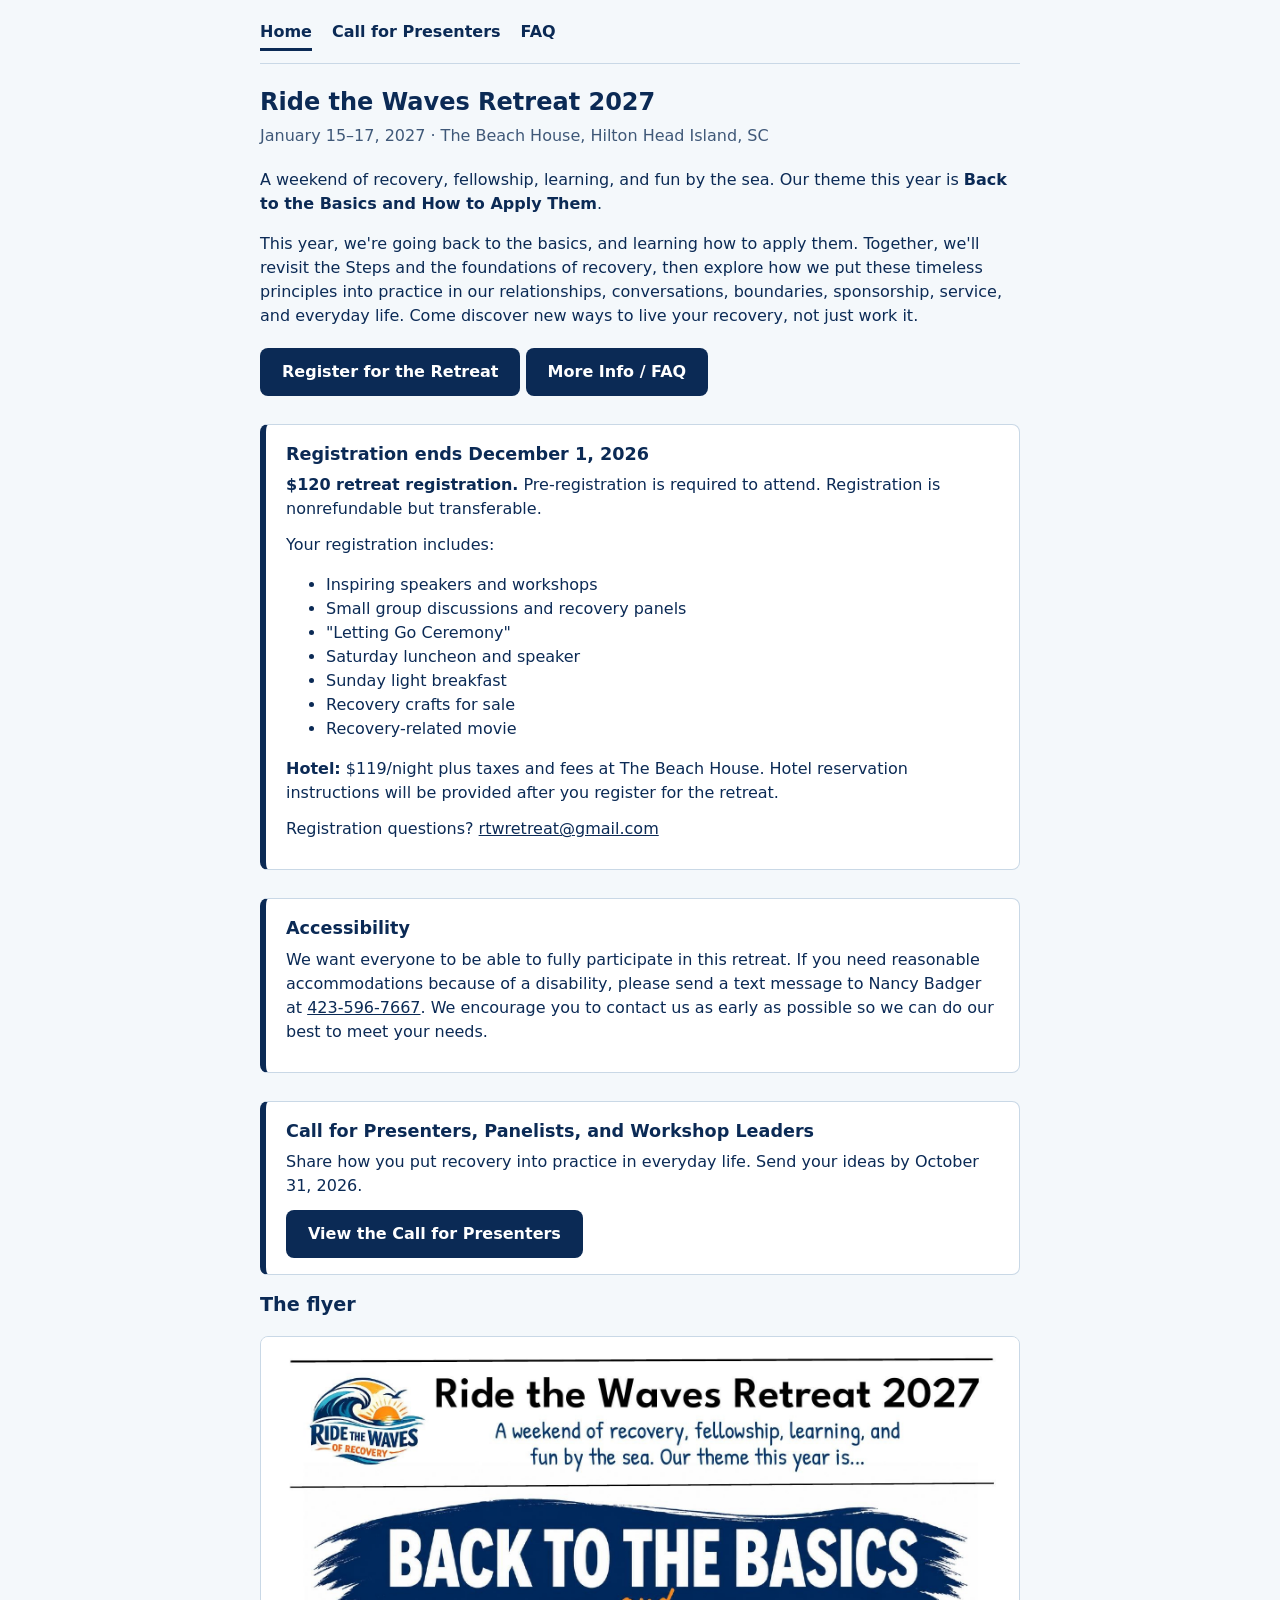
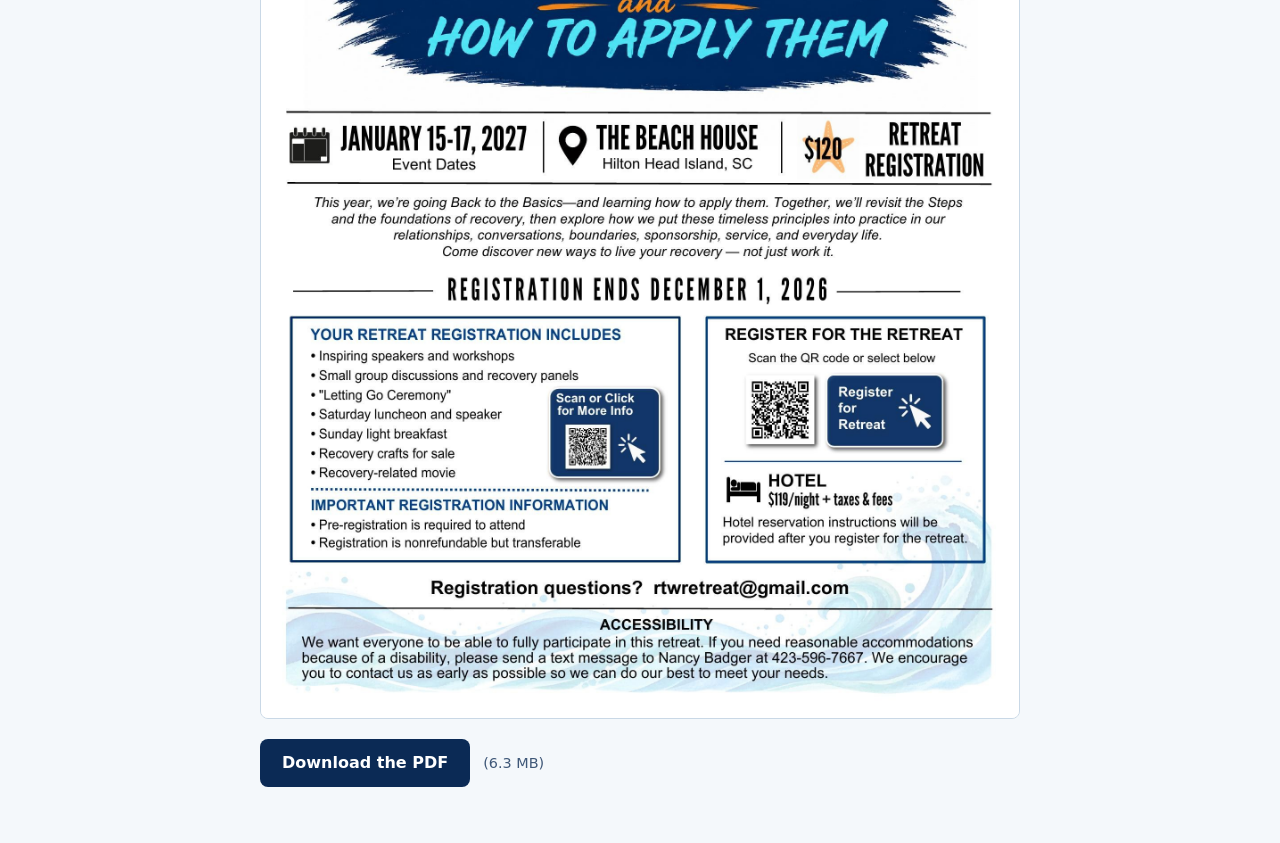
<file: index.html>
<!DOCTYPE html>
<html lang="en">
<head>
  <meta charset="utf-8">
  <meta name="viewport" content="width=device-width, initial-scale=1">
  <title>Ride the Waves Retreat 2027</title>
  <meta name="description" content="Ride the Waves Retreat 2027, January 15-17, 2027 at The Beach House, Hilton Head Island, SC. Back to the Basics and How to Apply Them. Registration ends December 1, 2026.">

  <!-- Link preview tags: what messaging apps and social sites read when someone shares this link -->
  <meta property="og:type" content="website">
  <meta property="og:title" content="Ride the Waves Retreat 2027">
  <meta property="og:description" content="January 15-17, 2027 at The Beach House, Hilton Head Island, SC. Back to the Basics and How to Apply Them. Registration ends December 1, 2026.">
  <meta property="og:url" content="https://rtwretreat.github.io/rtw-2027/">
  <meta property="og:image" content="https://rtwretreat.github.io/rtw-2027/images/rtw-flyer-2027-preview.jpg">
  <meta property="og:image:width" content="1200">
  <meta property="og:image:height" content="630">
  <meta property="og:image:alt" content="Ride the Waves Retreat 2027 flyer header: Back to the Basics and How to Apply Them">
  <meta name="twitter:card" content="summary_large_image">

  <link rel="stylesheet" href="site.css">
</head>
<body>
  <nav class="site-nav" aria-label="Site">
    <a href="index.html" aria-current="page">Home</a>
    <a href="call-for-presenters.html">Call for Presenters</a>
    <a href="faq.html">FAQ</a>
  </nav>

  <main>
    <h1>Ride the Waves Retreat 2027</h1>
    <p class="sub">January 15&ndash;17, 2027 &middot; The Beach House, Hilton Head Island, SC</p>

    <p>A weekend of recovery, fellowship, learning, and fun by the sea. Our theme this year is <strong>Back to the Basics and How to Apply Them</strong>.</p>

    <p>This year, we're going back to the basics, and learning how to apply them. Together, we'll revisit the Steps and the foundations of recovery, then explore how we put these timeless principles into practice in our relationships, conversations, boundaries, sponsorship, service, and everyday life. Come discover new ways to live your recovery, not just work it.</p>

    <div class="actions">
      <a class="button" href="https://www.zeffy.com/en-US/ticketing/ride-the-waves-recovery-retreat--2027" target="_blank" rel="noopener">Register for the Retreat</a>
      <a class="button" href="faq.html">More Info / FAQ</a>
    </div>

    <aside class="callout" aria-labelledby="registration-heading">
      <h2 id="registration-heading">Registration ends December 1, 2026</h2>
      <p><strong>$120 retreat registration.</strong> Pre-registration is required to attend. Registration is nonrefundable but transferable.</p>
      <p>Your registration includes:</p>
      <ul>
        <li>Inspiring speakers and workshops</li>
        <li>Small group discussions and recovery panels</li>
        <li>"Letting Go Ceremony"</li>
        <li>Saturday luncheon and speaker</li>
        <li>Sunday light breakfast</li>
        <li>Recovery crafts for sale</li>
        <li>Recovery-related movie</li>
      </ul>
      <p><strong>Hotel:</strong> $119/night plus taxes and fees at The Beach House. Hotel reservation instructions will be provided after you register for the retreat.</p>
      <p>Registration questions? <a href="mailto:rtwretreat@gmail.com">rtwretreat@gmail.com</a></p>
    </aside>

    <aside class="callout" aria-labelledby="accessibility-heading">
      <h2 id="accessibility-heading">Accessibility</h2>
      <p>We want everyone to be able to fully participate in this retreat. If you need reasonable accommodations because of a disability, please send a text message to Nancy Badger at <a href="tel:+14235967667">423-596-7667</a>. We encourage you to contact us as early as possible so we can do our best to meet your needs.</p>
    </aside>

    <aside class="callout" aria-labelledby="cfp-heading">
      <h2 id="cfp-heading">Call for Presenters, Panelists, and Workshop Leaders</h2>
      <p>Share how you put recovery into practice in everyday life. Send your ideas by October 31, 2026.</p>
      <a class="button" href="call-for-presenters.html">View the Call for Presenters</a>
    </aside>

    <h2>The flyer</h2>
    <img class="flyer" src="images/rtw-flyer-2027.jpg" width="1700" height="2200"
         alt="Ride the Waves Retreat 2027 flyer. A weekend of recovery, fellowship, learning, and fun by the sea. Theme: Back to the Basics and How to Apply Them. January 15 to 17, 2027 at The Beach House, Hilton Head Island, SC. $120 retreat registration. Registration ends December 1, 2026. Full text is above this image.">

    <div class="actions">
      <a class="button" href="assets/RTW_Flyer_2027.pdf" download>Download the PDF</a>
      <span class="size">(6.3 MB)</span>
    </div>
  </main>
</body>
</html>
</file>
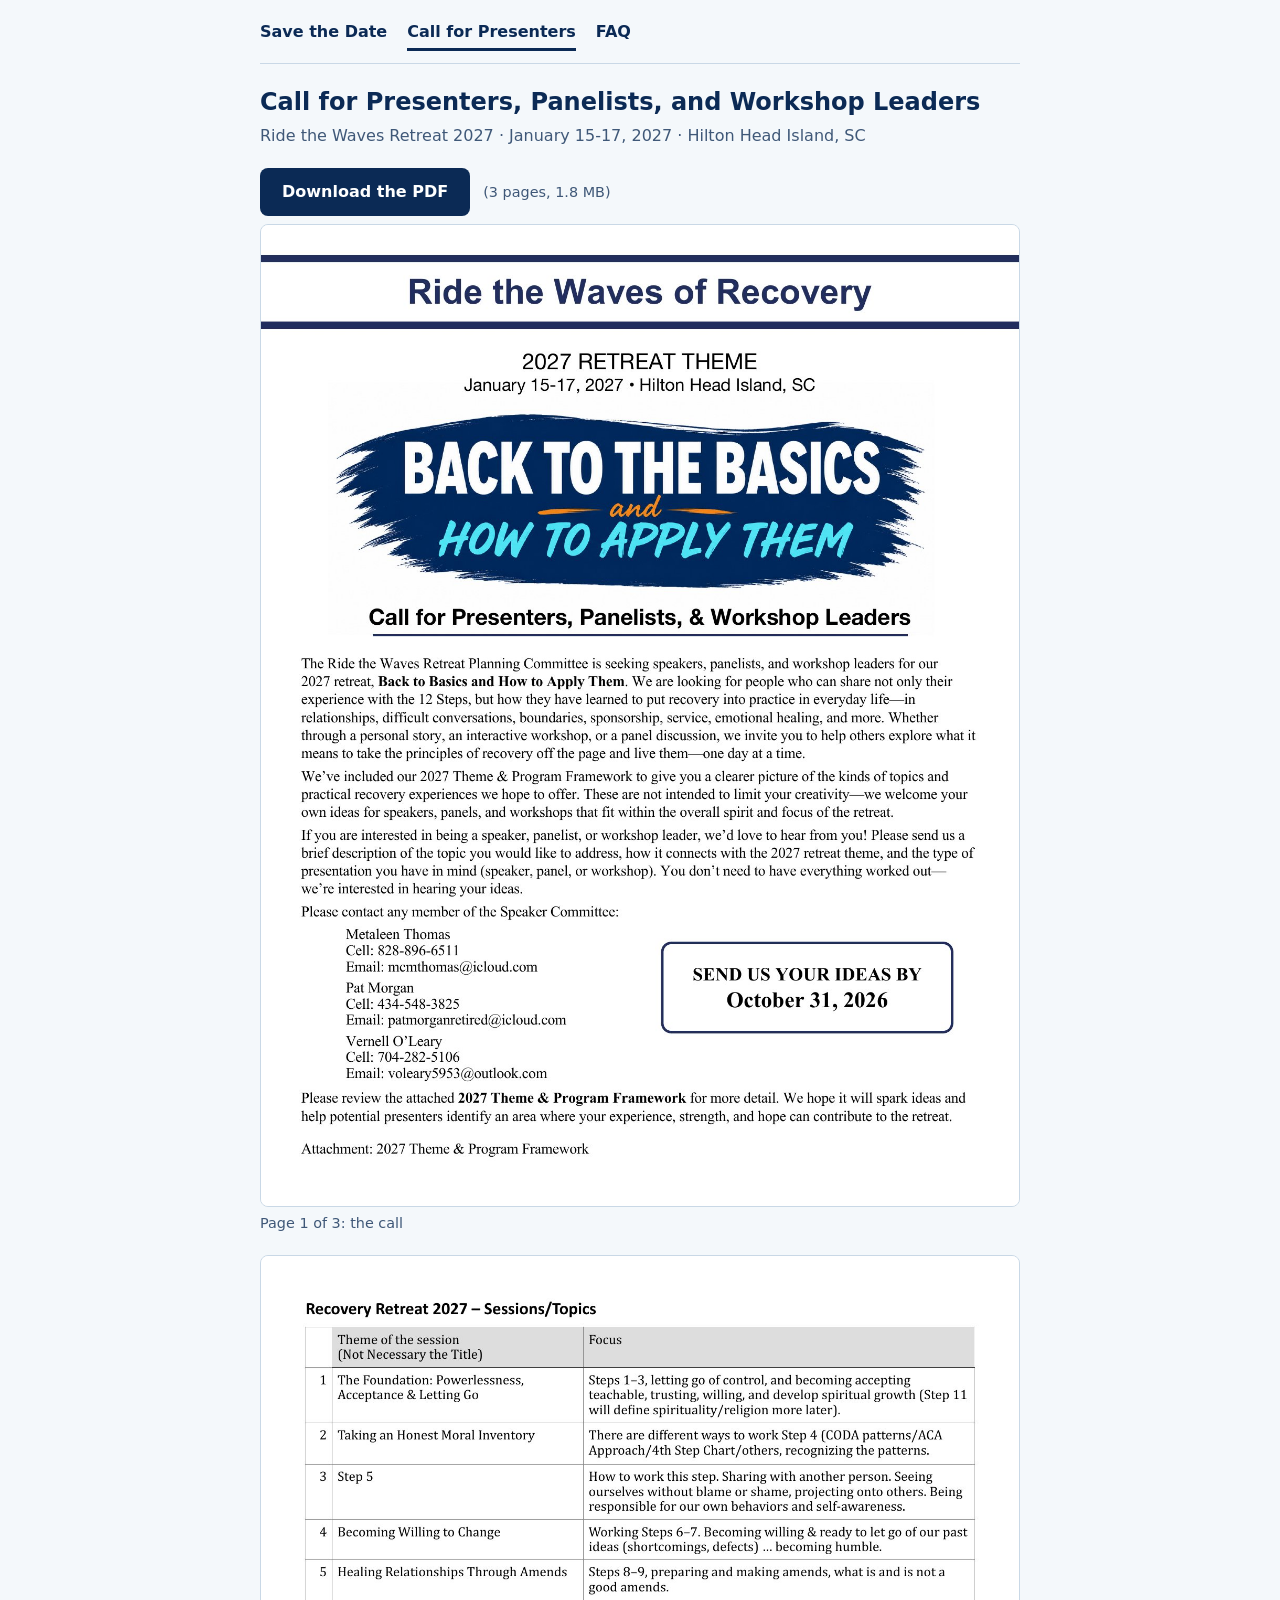
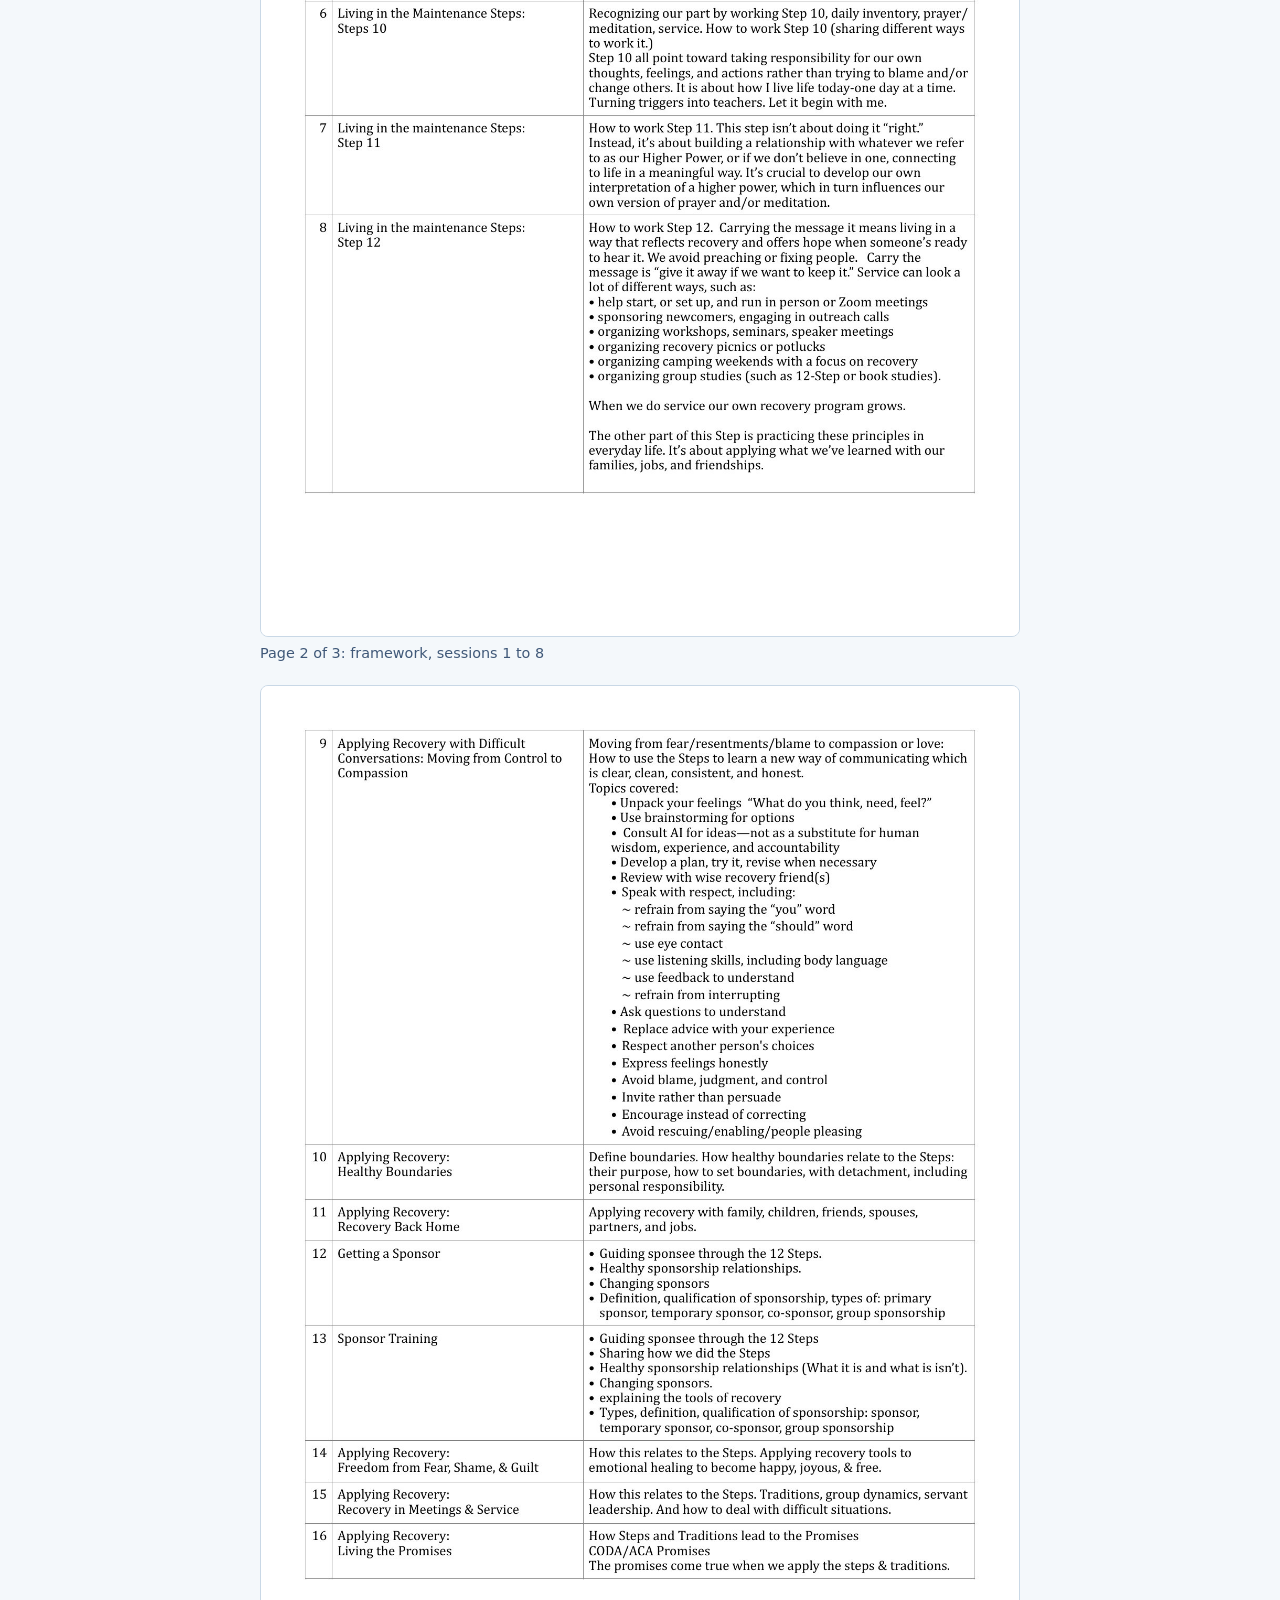
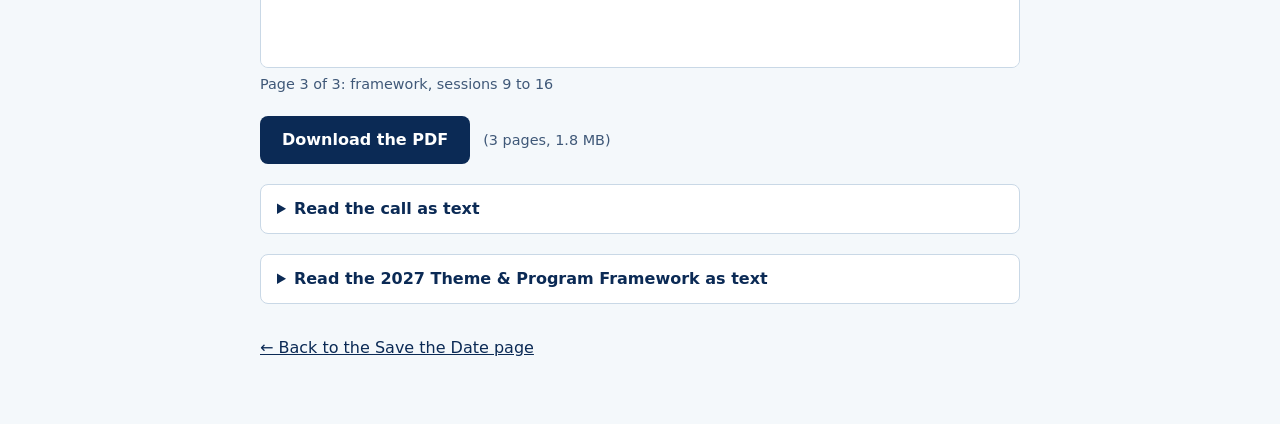
<file: call-for-presenters.html>
<!DOCTYPE html>
<html lang="en">
<head>
  <meta charset="utf-8">
  <meta name="viewport" content="width=device-width, initial-scale=1">
  <title>Call for Presenters, Panelists, and Workshop Leaders: Ride the Waves Retreat 2027</title>
  <meta name="description" content="Call for presenters, panelists, and workshop leaders for the Ride the Waves Retreat, January 15-17, 2027 on Hilton Head Island, SC. Send your ideas by October 31, 2026.">

  <!-- Link preview tags: what messaging apps and social sites read when someone shares this link -->
  <meta property="og:type" content="website">
  <meta property="og:title" content="Call for Presenters: Ride the Waves Retreat 2027">
  <meta property="og:description" content="Share how you put recovery into practice in everyday life. Send your ideas by October 31, 2026 for the January 15-17, 2027 retreat on Hilton Head Island, SC.">
  <meta property="og:url" content="https://rtwretreat.github.io/rtw-2027/call-for-presenters.html">
  <meta property="og:image" content="https://rtwretreat.github.io/rtw-2027/images/presenters-preview.jpg">
  <meta property="og:image:width" content="1200">
  <meta property="og:image:height" content="630">
  <meta property="og:image:alt" content="Ride the Waves of Recovery, 2027 retreat theme Back to the Basics and How to Apply Them. Call for Presenters, Panelists, and Workshop Leaders.">
  <meta name="twitter:card" content="summary_large_image">

  <link rel="stylesheet" href="site.css">
</head>
<body>
  <nav class="site-nav" aria-label="Site">
    <a href="index.html">Save the Date</a>
    <a href="call-for-presenters.html" aria-current="page">Call for Presenters</a>
    <a href="faq.html">FAQ</a>
  </nav>

  <main>
    <h1>Call for Presenters, Panelists, and Workshop Leaders</h1>
    <p class="sub">Ride the Waves Retreat 2027 &middot; January 15-17, 2027 &middot; Hilton Head Island, SC</p>

    <div class="actions">
      <a class="button" href="assets/Call_for_Presenters_2027.pdf" download>Download the PDF</a>
      <span class="size">(3 pages, 1.8 MB)</span>
    </div>

    <div class="doc-pages">
      <figure>
        <img class="doc-page" src="images/call-for-presenters-page-1.jpg" width="1445" height="1870"
             alt="Page 1 of 3, the Call for Presenters, Panelists, and Workshop Leaders from Ride the Waves of Recovery. The 2027 retreat theme is Back to the Basics and How to Apply Them, January 15 to 17, 2027, Hilton Head Island, SC. Send your ideas by October 31, 2026. The full text is available below the images.">
        <figcaption>Page 1 of 3: the call</figcaption>
      </figure>
      <figure>
        <img class="doc-page" src="images/call-for-presenters-page-2.jpg" width="1445" height="1870" loading="lazy"
             alt="Page 2 of 3, the 2027 Theme and Program Framework, a table of suggested session topics 1 through 8, from The Foundation: Powerlessness, Acceptance and Letting Go, through Living in the Maintenance Steps: Step 12. The full text is available below the images.">
        <figcaption>Page 2 of 3: framework, sessions 1 to 8</figcaption>
      </figure>
      <figure>
        <img class="doc-page" src="images/call-for-presenters-page-3.jpg" width="1445" height="1870" loading="lazy"
             alt="Page 3 of 3, the 2027 Theme and Program Framework continued, suggested session topics 9 through 16, from Applying Recovery with Difficult Conversations through Applying Recovery: Living the Promises. The full text is available below the images.">
        <figcaption>Page 3 of 3: framework, sessions 9 to 16</figcaption>
      </figure>
    </div>

    <div class="actions">
      <a class="button" href="assets/Call_for_Presenters_2027.pdf" download>Download the PDF</a>
      <span class="size">(3 pages, 1.8 MB)</span>
    </div>

    <details>
      <summary>Read the call as text</summary>
      <h2>Ride the Waves of Recovery: 2027 Retreat Theme</h2>
      <p>January 15-17, 2027, Hilton Head Island, SC</p>
      <p><strong>Back to the Basics and How to Apply Them</strong></p>
      <h3>Call for Presenters, Panelists, &amp; Workshop Leaders</h3>
      <p>The Ride the Waves Retreat Planning Committee is seeking speakers, panelists, and workshop leaders for our 2027 retreat, <strong>Back to Basics and How to Apply Them</strong>. We are looking for people who can share not only their experience with the 12 Steps, but how they have learned to put recovery into practice in everyday life, in relationships, difficult conversations, boundaries, sponsorship, service, emotional healing, and more. Whether through a personal story, an interactive workshop, or a panel discussion, we invite you to help others explore what it means to take the principles of recovery off the page and live them, one day at a time.</p>
      <p>We've included our 2027 Theme &amp; Program Framework to give you a clearer picture of the kinds of topics and practical recovery experiences we hope to offer. These are not intended to limit your creativity. We welcome your own ideas for speakers, panels, and workshops that fit within the overall spirit and focus of the retreat.</p>
      <p>If you are interested in being a speaker, panelist, or workshop leader, we'd love to hear from you! Please send us a brief description of the topic you would like to address, how it connects with the 2027 retreat theme, and the type of presentation you have in mind (speaker, panel, or workshop). You don't need to have everything worked out. We're interested in hearing your ideas.</p>
      <p>Please contact any member of the Speaker Committee:</p>
      <ul class="contacts">
        <li><strong>Metaleen Thomas</strong><br>Cell: <a href="tel:+18288966511">828-896-6511</a><br>Email: <a href="mailto:mcmthomas@icloud.com">mcmthomas@icloud.com</a></li>
        <li><strong>Pat Morgan</strong><br>Cell: <a href="tel:+14345483825">434-548-3825</a><br>Email: <a href="mailto:patmorganretired@icloud.com">patmorganretired@icloud.com</a></li>
        <li><strong>Vernell O'Leary</strong><br>Cell: <a href="tel:+17042825106">704-282-5106</a><br>Email: <a href="mailto:voleary5953@outlook.com">voleary5953@outlook.com</a></li>
      </ul>
      <p><strong>Send us your ideas by October 31, 2026.</strong></p>
      <p>Please review the attached <strong>2027 Theme &amp; Program Framework</strong> for more detail. We hope it will spark ideas and help potential presenters identify an area where your experience, strength, and hope can contribute to the retreat.</p>
    </details>

    <details>
      <summary>Read the 2027 Theme &amp; Program Framework as text</summary>
      <div class="table-wrap">
        <table>
          <caption>Recovery Retreat 2027: Sessions/Topics</caption>
          <thead>
            <tr>
              <th scope="col">#</th>
              <th scope="col">Theme of the session (Not Necessary the Title)</th>
              <th scope="col">Focus</th>
            </tr>
          </thead>
          <tbody>
            <tr>
              <th scope="row">1</th>
              <td>The Foundation: Powerlessness, Acceptance &amp; Letting Go</td>
              <td>Steps 1–3, letting go of control, and becoming accepting teachable, trusting, willing, and develop spiritual growth (Step 11 will define spirituality/religion more later).</td>
            </tr>
            <tr>
              <th scope="row">2</th>
              <td>Taking an Honest Moral Inventory</td>
              <td>There are different ways to work Step 4 (CODA patterns/ACA Approach/4th Step Chart/others, recognizing the patterns.</td>
            </tr>
            <tr>
              <th scope="row">3</th>
              <td>Step 5</td>
              <td>How to work this step. Sharing with another person. Seeing ourselves without blame or shame, projecting onto others. Being responsible for our own behaviors and self-awareness.</td>
            </tr>
            <tr>
              <th scope="row">4</th>
              <td>Becoming Willing to Change</td>
              <td>Working Steps 6–7. Becoming willing &amp; ready to let go of our past ideas (shortcomings, defects) ... becoming humble.</td>
            </tr>
            <tr>
              <th scope="row">5</th>
              <td>Healing Relationships Through Amends</td>
              <td>Steps 8–9, preparing and making amends, what is and is not a good amends.</td>
            </tr>
            <tr>
              <th scope="row">6</th>
              <td>Living in the Maintenance Steps: Steps 10</td>
              <td>
                <p>Recognizing our part by working Step 10, daily inventory, prayer/meditation, service. How to work Step 10 (sharing different ways to work it.)</p>
                <p>Step 10 all point toward taking responsibility for our own thoughts, feelings, and actions rather than trying to blame and/or change others. It is about how I live life today-one day at a time. Turning triggers into teachers. Let it begin with me.</p>
              </td>
            </tr>
            <tr>
              <th scope="row">7</th>
              <td>Living in the maintenance Steps: Step 11</td>
              <td>How to work Step 11. This step isn't about doing it "right." Instead, it's about building a relationship with whatever we refer to as our Higher Power, or if we don't believe in one, connecting to life in a meaningful way. It's crucial to develop our own interpretation of a higher power, which in turn influences our own version of prayer and/or meditation.</td>
            </tr>
            <tr>
              <th scope="row">8</th>
              <td>Living in the maintenance Steps: Step 12</td>
              <td>
                <p>How to work Step 12. Carrying the message it means living in a way that reflects recovery and offers hope when someone's ready to hear it. We avoid preaching or fixing people. Carry the message is "give it away if we want to keep it." Service can look a lot of different ways, such as:</p>
                <ul>
                  <li>help start, or set up, and run in person or Zoom meetings</li>
                  <li>sponsoring newcomers, engaging in outreach calls</li>
                  <li>organizing workshops, seminars, speaker meetings</li>
                  <li>organizing recovery picnics or potlucks</li>
                  <li>organizing camping weekends with a focus on recovery</li>
                  <li>organizing group studies (such as 12-Step or book studies).</li>
                </ul>
                <p>When we do service our own recovery program grows.</p>
                <p>The other part of this Step is practicing these principles in everyday life. It's about applying what we've learned with our families, jobs, and friendships.</p>
              </td>
            </tr>
            <tr>
              <th scope="row">9</th>
              <td>Applying Recovery with Difficult Conversations: Moving from Control to Compassion</td>
              <td>
                <p>Moving from fear/resentments/blame to compassion or love: How to use the Steps to learn a new way of communicating which is clear, clean, consistent, and honest.</p>
                <p>Topics covered:</p>
                <ul>
                  <li>Unpack your feelings "What do you think, need, feel?"</li>
                  <li>Use brainstorming for options</li>
                  <li>Consult AI for ideas, not as a substitute for human wisdom, experience, and accountability</li>
                  <li>Develop a plan, try it, revise when necessary</li>
                  <li>Review with wise recovery friend(s)</li>
                  <li>Speak with respect, including:
                    <ul>
                      <li>refrain from saying the "you" word</li>
                      <li>refrain from saying the "should" word</li>
                      <li>use eye contact</li>
                      <li>use listening skills, including body language</li>
                      <li>use feedback to understand</li>
                      <li>refrain from interrupting</li>
                    </ul>
                  </li>
                  <li>Ask questions to understand</li>
                  <li>Replace advice with your experience</li>
                  <li>Respect another person's choices</li>
                  <li>Express feelings honestly</li>
                  <li>Avoid blame, judgment, and control</li>
                  <li>Invite rather than persuade</li>
                  <li>Encourage instead of correcting</li>
                  <li>Avoid rescuing/enabling/people pleasing</li>
                </ul>
              </td>
            </tr>
            <tr>
              <th scope="row">10</th>
              <td>Applying Recovery: Healthy Boundaries</td>
              <td>Define boundaries. How healthy boundaries relate to the Steps: their purpose, how to set boundaries, with detachment, including personal responsibility.</td>
            </tr>
            <tr>
              <th scope="row">11</th>
              <td>Applying Recovery: Recovery Back Home</td>
              <td>Applying recovery with family, children, friends, spouses, partners, and jobs.</td>
            </tr>
            <tr>
              <th scope="row">12</th>
              <td>Getting a Sponsor</td>
              <td>
                <ul>
                  <li>Guiding sponsee through the 12 Steps.</li>
                  <li>Healthy sponsorship relationships.</li>
                  <li>Changing sponsors</li>
                  <li>Definition, qualification of sponsorship: primary sponsor, temporary sponsor, co-sponsor, group sponsorship</li>
                </ul>
              </td>
            </tr>
            <tr>
              <th scope="row">13</th>
              <td>Sponsor Training</td>
              <td>
                <ul>
                  <li>Guiding sponsee through the 12 Steps</li>
                  <li>Sharing how we did the Steps</li>
                  <li>Healthy sponsorship relationships (What it is and what is isn't).</li>
                  <li>Changing sponsors.</li>
                  <li>explaining the tools of recovery</li>
                  <li>Types, definition, qualification of sponsorship: sponsor, temporary sponsor, co-sponsor, group sponsorship</li>
                </ul>
              </td>
            </tr>
            <tr>
              <th scope="row">14</th>
              <td>Applying Recovery: Freedom from Fear, Shame, &amp; Guilt</td>
              <td>How this relates to the Steps. Applying recovery tools to emotional healing to become happy, joyous, &amp; free.</td>
            </tr>
            <tr>
              <th scope="row">15</th>
              <td>Applying Recovery: Recovery in Meetings &amp; Service</td>
              <td>How this relates to the Steps. Traditions, group dynamics, servant leadership. And how to deal with difficult situations.</td>
            </tr>
            <tr>
              <th scope="row">16</th>
              <td>Applying Recovery: Living the Promises</td>
              <td>
                <p>How Steps and Traditions lead to the Promises.</p>
                <p>CODA/ACA Promises. The promises come true when we apply the steps &amp; traditions.</p>
              </td>
            </tr>
          </tbody>
        </table>
      </div>
    </details>

    <p class="backlink"><a href="index.html">&larr; Back to the Save the Date page</a></p>
  </main>
</body>
</html>
</file>
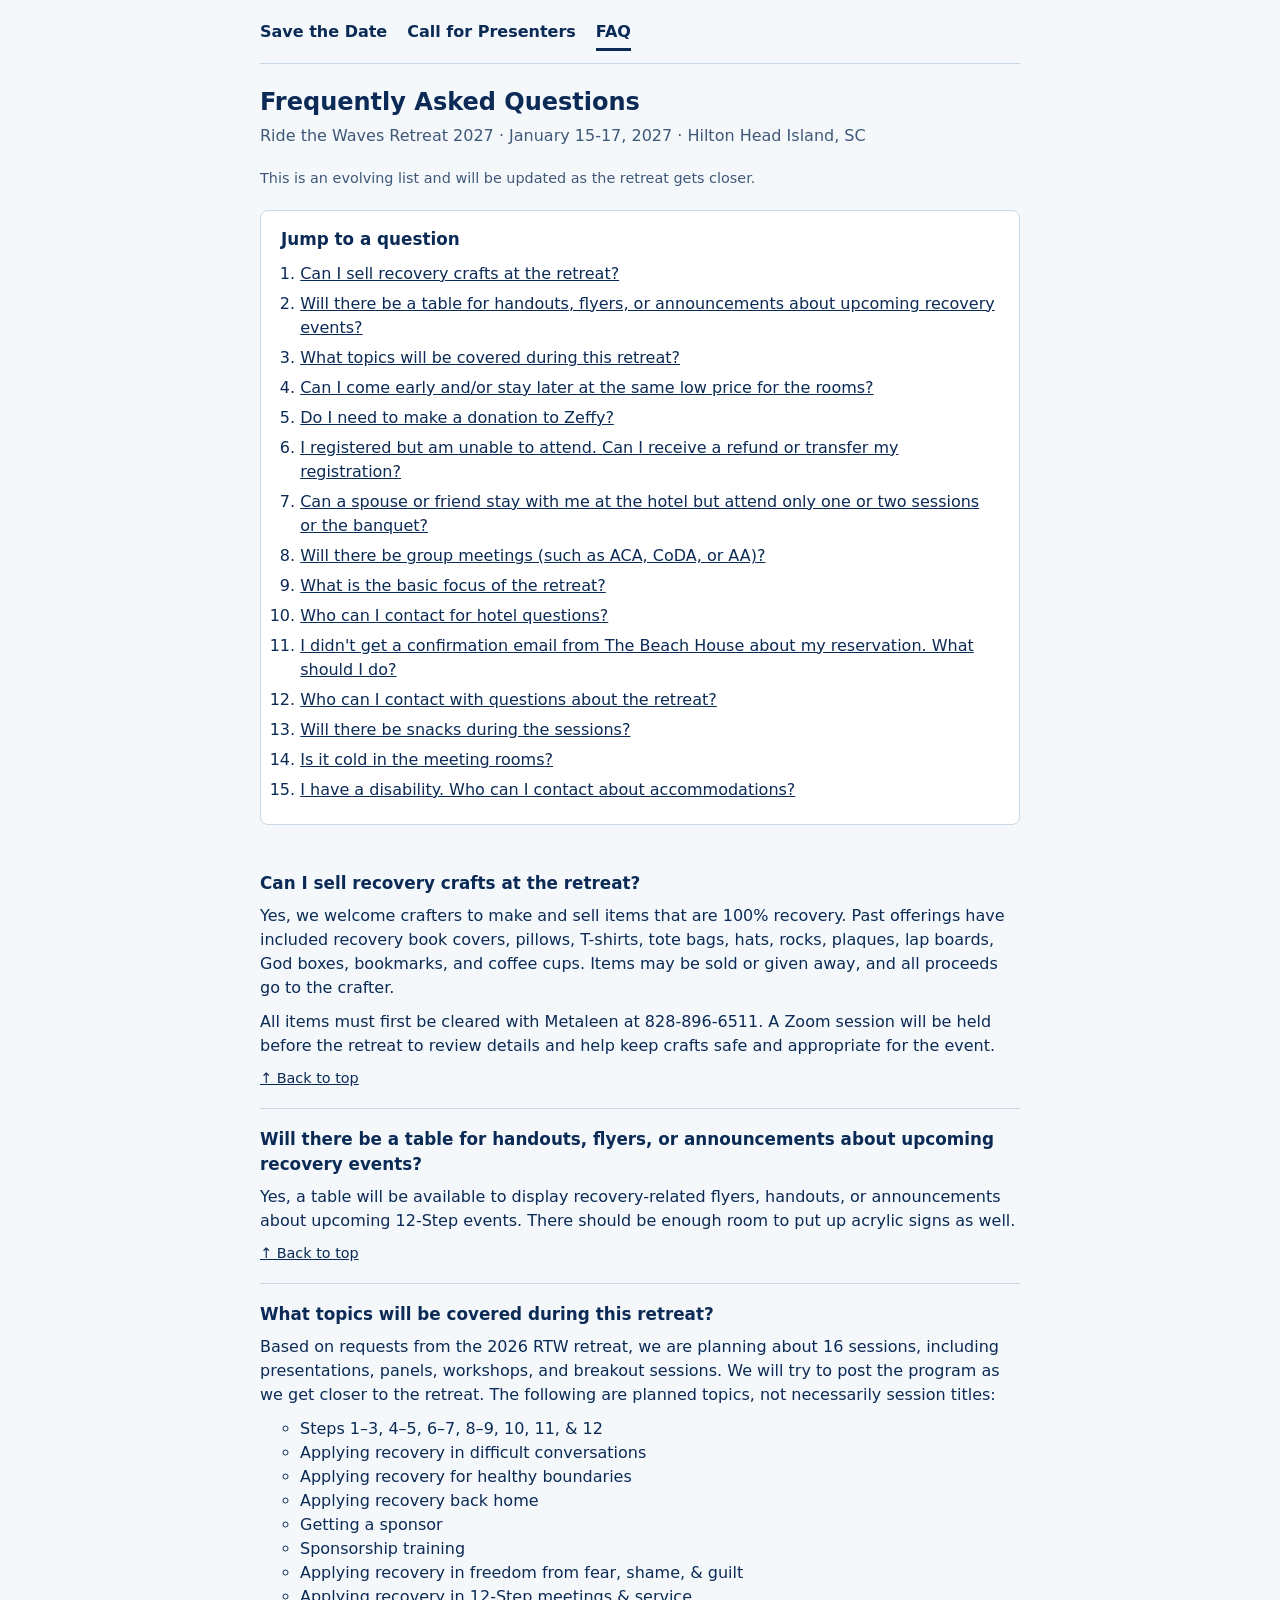
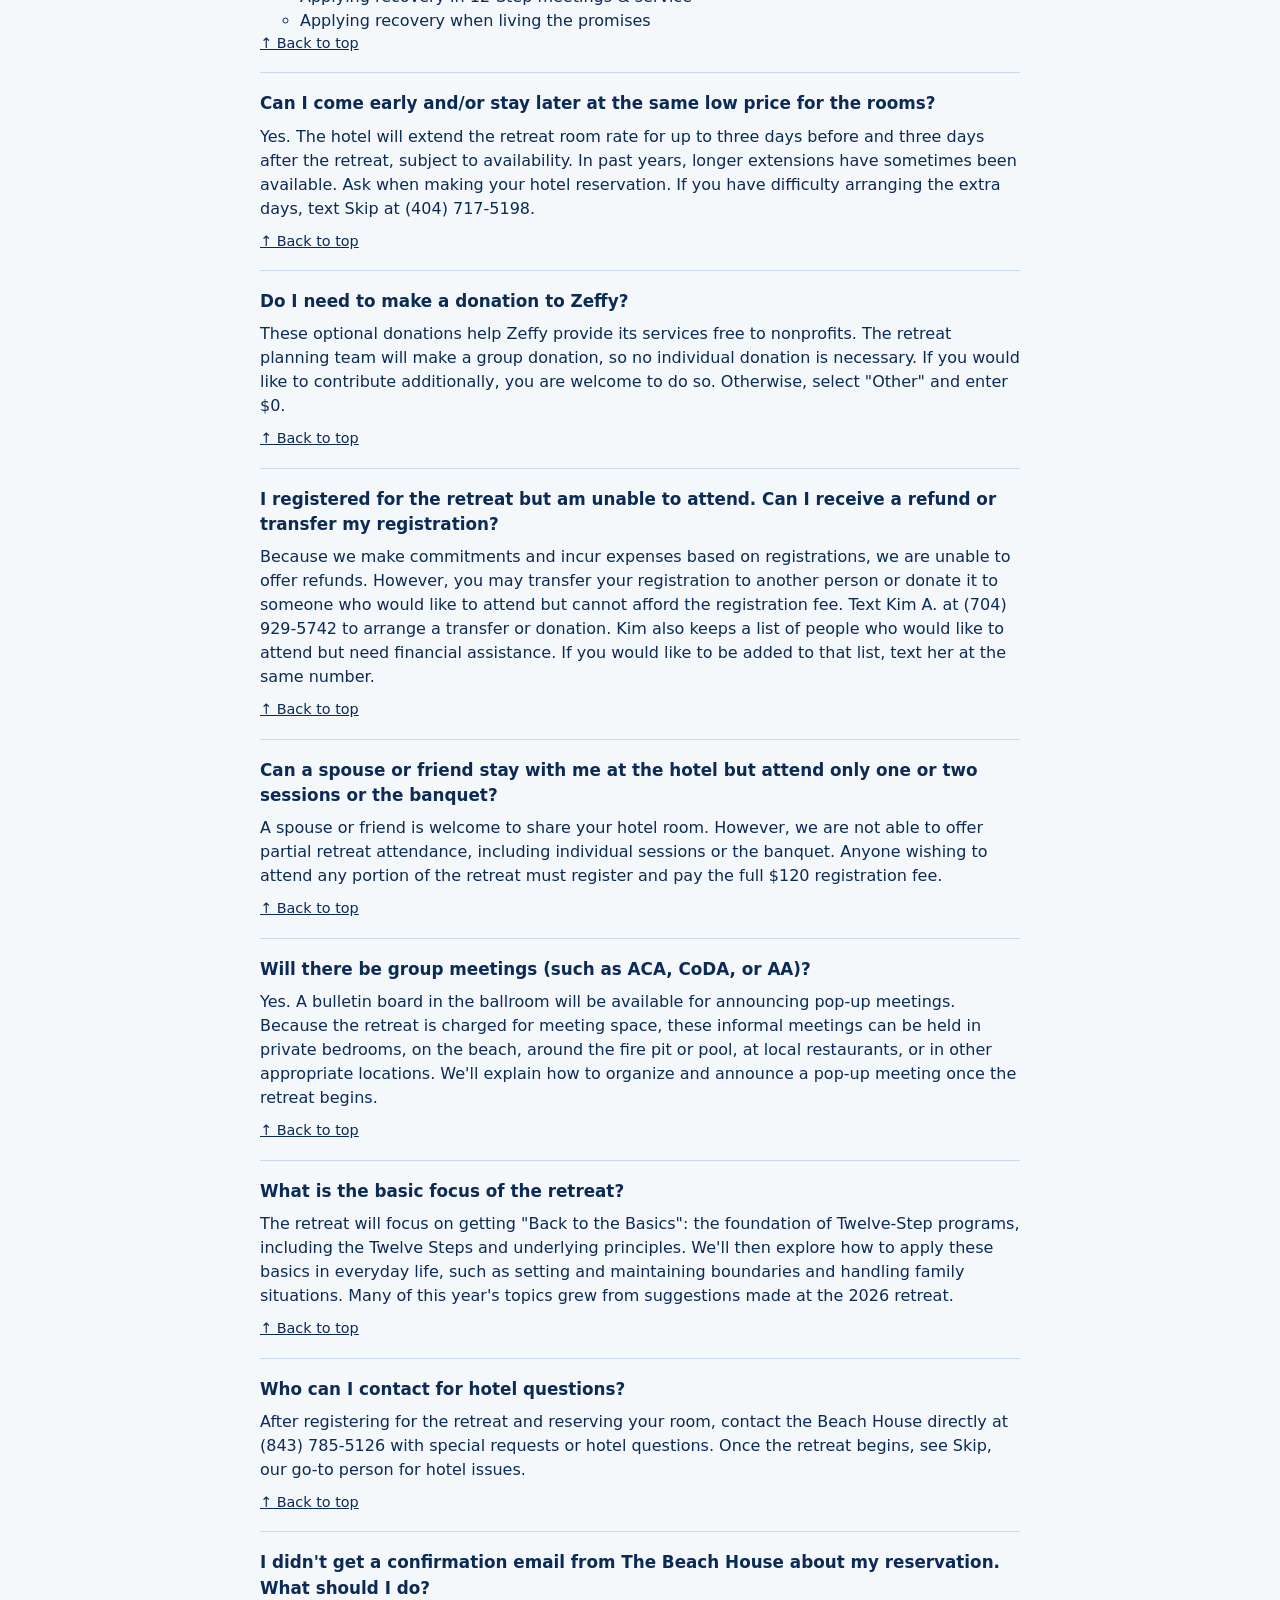
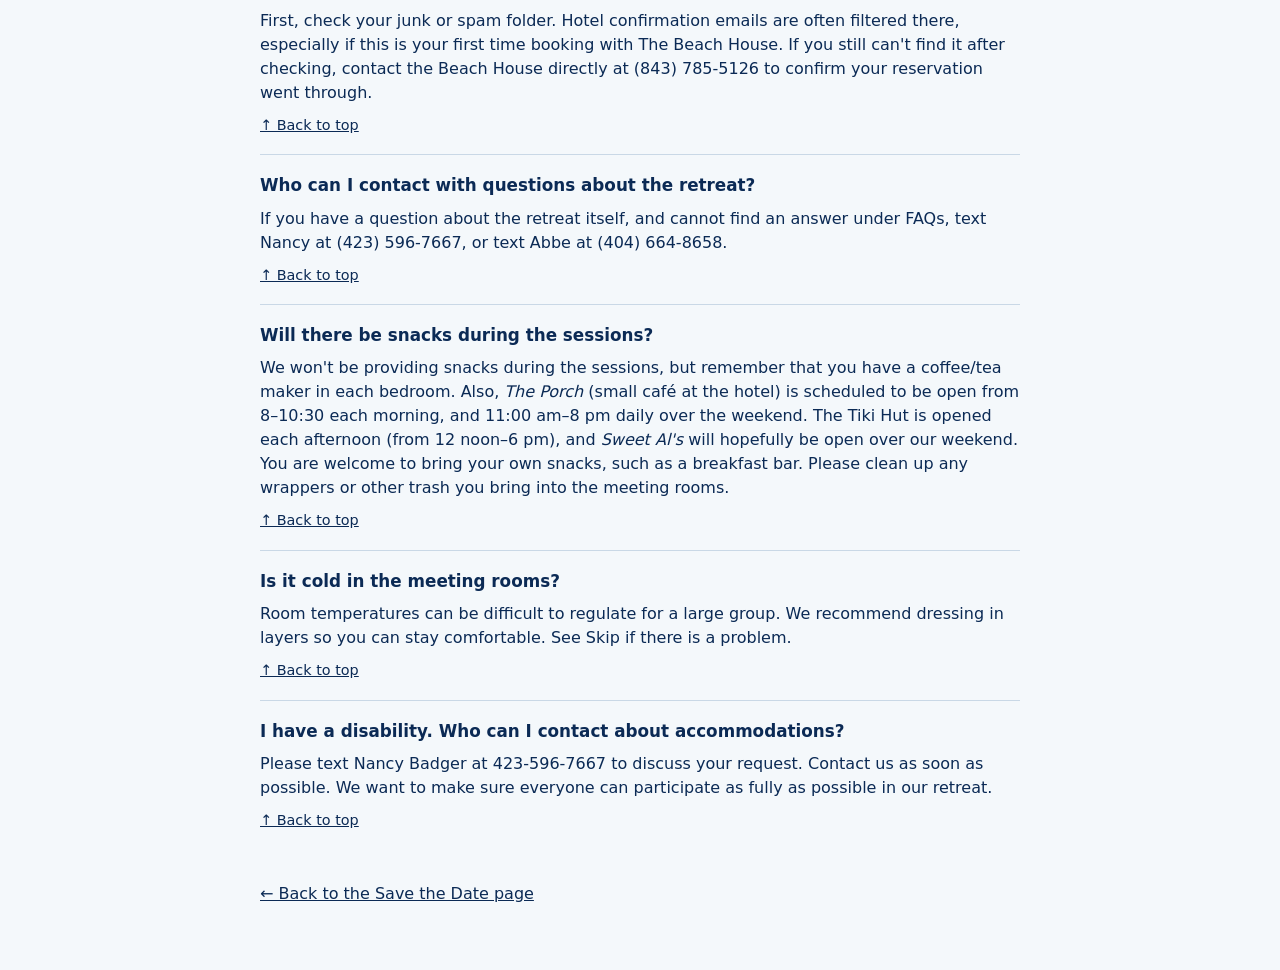
<file: faq.html>
<!DOCTYPE html>
<html lang="en">
<head>
  <meta charset="utf-8">
  <meta name="viewport" content="width=device-width, initial-scale=1">
  <title>FAQ: Ride the Waves Retreat 2027</title>
  <meta name="description" content="Frequently asked questions about the Ride the Waves Retreat, January 15-17, 2027 on Hilton Head Island, SC: crafts, sessions, hotel rooms, registration, accessibility, and more.">

  <meta property="og:type" content="website">
  <meta property="og:title" content="FAQ: Ride the Waves Retreat 2027">
  <meta property="og:description" content="Answers on crafts, sessions, hotel rooms, registration transfers, accessibility, and more for the January 15-17, 2027 retreat on Hilton Head Island, SC.">
  <meta property="og:url" content="https://rtwretreat.github.io/rtw-2027/faq.html">
  <meta name="twitter:card" content="summary">

  <meta name="robots" content="noindex, nofollow">
  <link rel="stylesheet" href="site.css">
</head>
<body>
  <nav class="site-nav" aria-label="Site">
    <a href="index.html">Save the Date</a>
    <a href="call-for-presenters.html">Call for Presenters</a>
    <a href="faq.html" aria-current="page">FAQ</a>
  </nav>

  <main>
    <h1>Frequently Asked Questions</h1>
    <p class="sub">Ride the Waves Retreat 2027 &middot; January 15-17, 2027 &middot; Hilton Head Island, SC</p>
    <p class="evolving-note">This is an evolving list and will be updated as the retreat gets closer.</p>

    <nav class="faq-jump" aria-labelledby="jump-heading">
      <h2 id="jump-heading">Jump to a question</h2>
      <ol>
        <li><a href="#crafts">Can I sell recovery crafts at the retreat?</a></li>
        <li><a href="#handouts-table">Will there be a table for handouts, flyers, or announcements about upcoming recovery events?</a></li>
        <li><a href="#sessions">What topics will be covered during this retreat?</a></li>
        <li><a href="#extended-stay">Can I come early and/or stay later at the same low price for the rooms?</a></li>
        <li><a href="#zeffy">Do I need to make a donation to Zeffy?</a></li>
        <li><a href="#transfers">I registered but am unable to attend. Can I receive a refund or transfer my registration?</a></li>
        <li><a href="#spouse-friend">Can a spouse or friend stay with me at the hotel but attend only one or two sessions or the banquet?</a></li>
        <li><a href="#group-meetings">Will there be group meetings (such as ACA, CoDA, or AA)?</a></li>
        <li><a href="#focus">What is the basic focus of the retreat?</a></li>
        <li><a href="#hotel-contact">Who can I contact for hotel questions?</a></li>
        <li><a href="#confirmation-email">I didn't get a confirmation email from The Beach House about my reservation. What should I do?</a></li>
        <li><a href="#retreat-contact">Who can I contact with questions about the retreat?</a></li>
        <li><a href="#snacks">Will there be snacks during the sessions?</a></li>
        <li><a href="#cold">Is it cold in the meeting rooms?</a></li>
        <li><a href="#accessibility">I have a disability. Who can I contact about accommodations?</a></li>
      </ol>
    </nav>

    <ul class="faq-list">
      <li class="faq-item" id="crafts">
        <h3>Can I sell recovery crafts at the retreat?</h3>
        <p>Yes, we welcome crafters to make and sell items that are 100% recovery. Past offerings have included recovery book covers, pillows, T-shirts, tote bags, hats, rocks, plaques, lap boards, God boxes, bookmarks, and coffee cups. Items may be sold or given away, and all proceeds go to the crafter.</p>
        <p>All items must first be cleared with Metaleen at 828-896-6511. A Zoom session will be held before the retreat to review details and help keep crafts safe and appropriate for the event.</p>
        <p class="back-to-top"><a href="#jump-heading">&uarr; Back to top</a></p>
      </li>

      <li class="faq-item" id="handouts-table">
        <h3>Will there be a table for handouts, flyers, or announcements about upcoming recovery events?</h3>
        <p>Yes, a table will be available to display recovery-related flyers, handouts, or announcements about upcoming 12-Step events. There should be enough room to put up acrylic signs as well.</p>
        <p class="back-to-top"><a href="#jump-heading">&uarr; Back to top</a></p>
      </li>

      <li class="faq-item" id="sessions">
        <h3>What topics will be covered during this retreat?</h3>
        <p>Based on requests from the 2026 RTW retreat, we are planning about 16 sessions, including presentations, panels, workshops, and breakout sessions. We will try to post the program as we get closer to the retreat. The following are planned topics, not necessarily session titles:</p>
        <ul>
          <li>Steps 1&ndash;3, 4&ndash;5, 6&ndash;7, 8&ndash;9, 10, 11, &amp; 12</li>
          <li>Applying recovery in difficult conversations</li>
          <li>Applying recovery for healthy boundaries</li>
          <li>Applying recovery back home</li>
          <li>Getting a sponsor</li>
          <li>Sponsorship training</li>
          <li>Applying recovery in freedom from fear, shame, &amp; guilt</li>
          <li>Applying recovery in 12-Step meetings &amp; service</li>
          <li>Applying recovery when living the promises</li>
        </ul>
        <p class="back-to-top"><a href="#jump-heading">&uarr; Back to top</a></p>
      </li>

      <li class="faq-item" id="extended-stay">
        <h3>Can I come early and/or stay later at the same low price for the rooms?</h3>
        <p>Yes. The hotel will extend the retreat room rate for up to three days before and three days after the retreat, subject to availability. In past years, longer extensions have sometimes been available. Ask when making your hotel reservation. If you have difficulty arranging the extra days, text Skip at (404) 717-5198.</p>
        <p class="back-to-top"><a href="#jump-heading">&uarr; Back to top</a></p>
      </li>

      <li class="faq-item" id="zeffy">
        <h3>Do I need to make a donation to Zeffy?</h3>
        <p>These optional donations help Zeffy provide its services free to nonprofits. The retreat planning team will make a group donation, so no individual donation is necessary. If you would like to contribute additionally, you are welcome to do so. Otherwise, select "Other" and enter $0.</p>
        <p class="back-to-top"><a href="#jump-heading">&uarr; Back to top</a></p>
      </li>

      <li class="faq-item" id="transfers">
        <h3>I registered for the retreat but am unable to attend. Can I receive a refund or transfer my registration?</h3>
        <p>Because we make commitments and incur expenses based on registrations, we are unable to offer refunds. However, you may transfer your registration to another person or donate it to someone who would like to attend but cannot afford the registration fee. Text Kim A. at (704) 929-5742 to arrange a transfer or donation. Kim also keeps a list of people who would like to attend but need financial assistance. If you would like to be added to that list, text her at the same number.</p>
        <p class="back-to-top"><a href="#jump-heading">&uarr; Back to top</a></p>
      </li>

      <li class="faq-item" id="spouse-friend">
        <h3>Can a spouse or friend stay with me at the hotel but attend only one or two sessions or the banquet?</h3>
        <p>A spouse or friend is welcome to share your hotel room. However, we are not able to offer partial retreat attendance, including individual sessions or the banquet. Anyone wishing to attend any portion of the retreat must register and pay the full $120 registration fee.</p>
        <p class="back-to-top"><a href="#jump-heading">&uarr; Back to top</a></p>
      </li>

      <li class="faq-item" id="group-meetings">
        <h3>Will there be group meetings (such as ACA, CoDA, or AA)?</h3>
        <p>Yes. A bulletin board in the ballroom will be available for announcing pop-up meetings. Because the retreat is charged for meeting space, these informal meetings can be held in private bedrooms, on the beach, around the fire pit or pool, at local restaurants, or in other appropriate locations. We'll explain how to organize and announce a pop-up meeting once the retreat begins.</p>
        <p class="back-to-top"><a href="#jump-heading">&uarr; Back to top</a></p>
      </li>

      <li class="faq-item" id="focus">
        <h3>What is the basic focus of the retreat?</h3>
        <p>The retreat will focus on getting "Back to the Basics": the foundation of Twelve-Step programs, including the Twelve Steps and underlying principles. We'll then explore how to apply these basics in everyday life, such as setting and maintaining boundaries and handling family situations. Many of this year's topics grew from suggestions made at the 2026 retreat.</p>
        <p class="back-to-top"><a href="#jump-heading">&uarr; Back to top</a></p>
      </li>

      <li class="faq-item" id="hotel-contact">
        <h3>Who can I contact for hotel questions?</h3>
        <p>After registering for the retreat and reserving your room, contact the Beach House directly at (843) 785-5126 with special requests or hotel questions. Once the retreat begins, see Skip, our go-to person for hotel issues.</p>
        <p class="back-to-top"><a href="#jump-heading">&uarr; Back to top</a></p>
      </li>

      <li class="faq-item" id="confirmation-email">
        <h3>I didn't get a confirmation email from The Beach House about my reservation. What should I do?</h3>
        <p>First, check your junk or spam folder. Hotel confirmation emails are often filtered there, especially if this is your first time booking with The Beach House. If you still can't find it after checking, contact the Beach House directly at (843) 785-5126 to confirm your reservation went through.</p>
        <p class="back-to-top"><a href="#jump-heading">&uarr; Back to top</a></p>
      </li>

      <li class="faq-item" id="retreat-contact">
        <h3>Who can I contact with questions about the retreat?</h3>
        <p>If you have a question about the retreat itself, and cannot find an answer under FAQs, text Nancy at (423) 596-7667, or text Abbe at (404) 664-8658.</p>
        <p class="back-to-top"><a href="#jump-heading">&uarr; Back to top</a></p>
      </li>

      <li class="faq-item" id="snacks">
        <h3>Will there be snacks during the sessions?</h3>
        <p>We won't be providing snacks during the sessions, but remember that you have a coffee/tea maker in each bedroom. Also, <em>The Porch</em> (small caf&eacute; at the hotel) is scheduled to be open from 8&ndash;10:30 each morning, and 11:00 am&ndash;8 pm daily over the weekend. The Tiki Hut is opened each afternoon (from 12 noon&ndash;6 pm), and <em>Sweet Al's</em> will hopefully be open over our weekend. You are welcome to bring your own snacks, such as a breakfast bar. Please clean up any wrappers or other trash you bring into the meeting rooms.</p>
        <p class="back-to-top"><a href="#jump-heading">&uarr; Back to top</a></p>
      </li>

      <li class="faq-item" id="cold">
        <h3>Is it cold in the meeting rooms?</h3>
        <p>Room temperatures can be difficult to regulate for a large group. We recommend dressing in layers so you can stay comfortable. See Skip if there is a problem.</p>
        <p class="back-to-top"><a href="#jump-heading">&uarr; Back to top</a></p>
      </li>

      <li class="faq-item" id="accessibility">
        <h3>I have a disability. Who can I contact about accommodations?</h3>
        <p>Please text Nancy Badger at 423-596-7667 to discuss your request. Contact us as soon as possible. We want to make sure everyone can participate as fully as possible in our retreat.</p>
        <p class="back-to-top"><a href="#jump-heading">&uarr; Back to top</a></p>
      </li>

    </ul>

    <p class="backlink"><a href="index.html">&larr; Back to the Save the Date page</a></p>
  </main>
</body>
</html>
</file>
<file: site.css>
/* Shared styles for every page on the site. Change a color here and it changes everywhere. */
:root {
  --bg: #f4f8fb;
  --text: #0b2a55;
  --muted: #3f5878;
  --accent: #0b2a55;
  --accent-text: #ffffff;
  --card: #ffffff;
  --border: #c9d8e6;
  --focus: #f28c28;
}
@media (prefers-color-scheme: dark) {
  :root {
    --bg: #0a1626;
    --text: #e8f1f8;
    --muted: #a9bdd0;
    --accent: #7fd1d9;
    --accent-text: #0a1626;
    --card: #12233a;
    --border: #24405f;
  }
}
* { box-sizing: border-box; }
body {
  margin: 0;
  padding: 16px 16px 48px;
  background: var(--bg);
  color: var(--text);
  font-family: system-ui, -apple-system, "Segoe UI", Roboto, sans-serif;
  line-height: 1.5;
}
main { max-width: 760px; margin: 0 auto; }
h1 { font-size: 1.5rem; margin: 0 0 4px; }
h2 { font-size: 1.2rem; }
h3 { font-size: 1.05rem; }
a { color: var(--text); }
.sub { margin: 0 0 20px; color: var(--muted); }

/* Site navigation */
.site-nav {
  max-width: 760px;
  margin: 0 auto 20px;
  padding-bottom: 12px;
  border-bottom: 1px solid var(--border);
  display: flex;
  flex-wrap: wrap;
  gap: 8px 20px;
}
.site-nav a { font-weight: 600; text-decoration: none; padding: 4px 0; }
.site-nav a:hover { text-decoration: underline; }
.site-nav a[aria-current="page"] { border-bottom: 3px solid var(--accent); }

/* Flyer and document page images */
.flyer, .doc-page {
  display: block;
  width: 100%;
  height: auto;
  border: 1px solid var(--border);
  border-radius: 8px;
  background: #fff;
}
.doc-pages figure { margin: 0 0 20px; }
.doc-pages figcaption { color: var(--muted); font-size: 0.9rem; margin-top: 6px; }

/* Buttons and callouts */
.actions { margin: 20px 0 8px; }
.button {
  display: inline-block;
  padding: 12px 22px;
  background: var(--accent);
  color: var(--accent-text);
  font-weight: 600;
  text-decoration: none;
  border-radius: 8px;
}
.button:hover { opacity: 0.9; }
.size { color: var(--muted); font-size: 0.9rem; margin-left: 8px; }
.callout {
  margin-top: 28px;
  padding: 16px 20px;
  background: var(--card);
  border: 1px solid var(--border);
  border-left: 6px solid var(--accent);
  border-radius: 8px;
}
.callout h2 { margin: 0 0 6px; font-size: 1.1rem; }
.callout p { margin: 0 0 12px; }
.backlink { margin-top: 32px; }

/* Focus outlines for keyboard users */
a:focus-visible, summary:focus-visible, .button:focus-visible {
  outline: 3px solid var(--focus);
  outline-offset: 3px;
}

/* Text versions */
details {
  margin-top: 20px;
  background: var(--card);
  border: 1px solid var(--border);
  border-radius: 8px;
  padding: 12px 16px;
}
summary { cursor: pointer; font-weight: 600; }
details ul { padding-left: 1.2rem; }
.table-wrap { overflow-x: auto; }
table { border-collapse: collapse; width: 100%; min-width: 560px; }
caption { text-align: left; font-weight: 600; padding: 8px 0; }
th, td { border: 1px solid var(--border); padding: 8px 10px; text-align: left; vertical-align: top; }
th { background: var(--bg); }
.contacts { list-style: none; padding-left: 0; }
.contacts li { margin-bottom: 12px; }

/* FAQ page */
.faq-jump {
  margin: 20px 0 0;
  padding: 16px 20px;
  background: var(--card);
  border: 1px solid var(--border);
  border-radius: 8px;
}
.faq-jump h2 { margin: 0 0 10px; font-size: 1.05rem; }
.faq-jump ol { margin: 0; padding-left: 1.2rem; }
.faq-jump li { margin-bottom: 6px; }
.faq-list { margin-top: 28px; padding: 0; list-style: none; }
.faq-item {
  padding: 18px 0;
  border-bottom: 1px solid var(--border);
  scroll-margin-top: 16px;
}
.faq-item:last-child { border-bottom: none; }
.faq-item h3 { margin: 0 0 8px; font-size: 1.05rem; }
.faq-item p { margin: 0 0 10px; }
.faq-item p:last-child { margin-bottom: 0; }
.back-to-top { font-size: 0.9rem; }
.evolving-note { color: var(--muted); font-size: 0.9rem; margin: 4px 0 0; }
</file>
